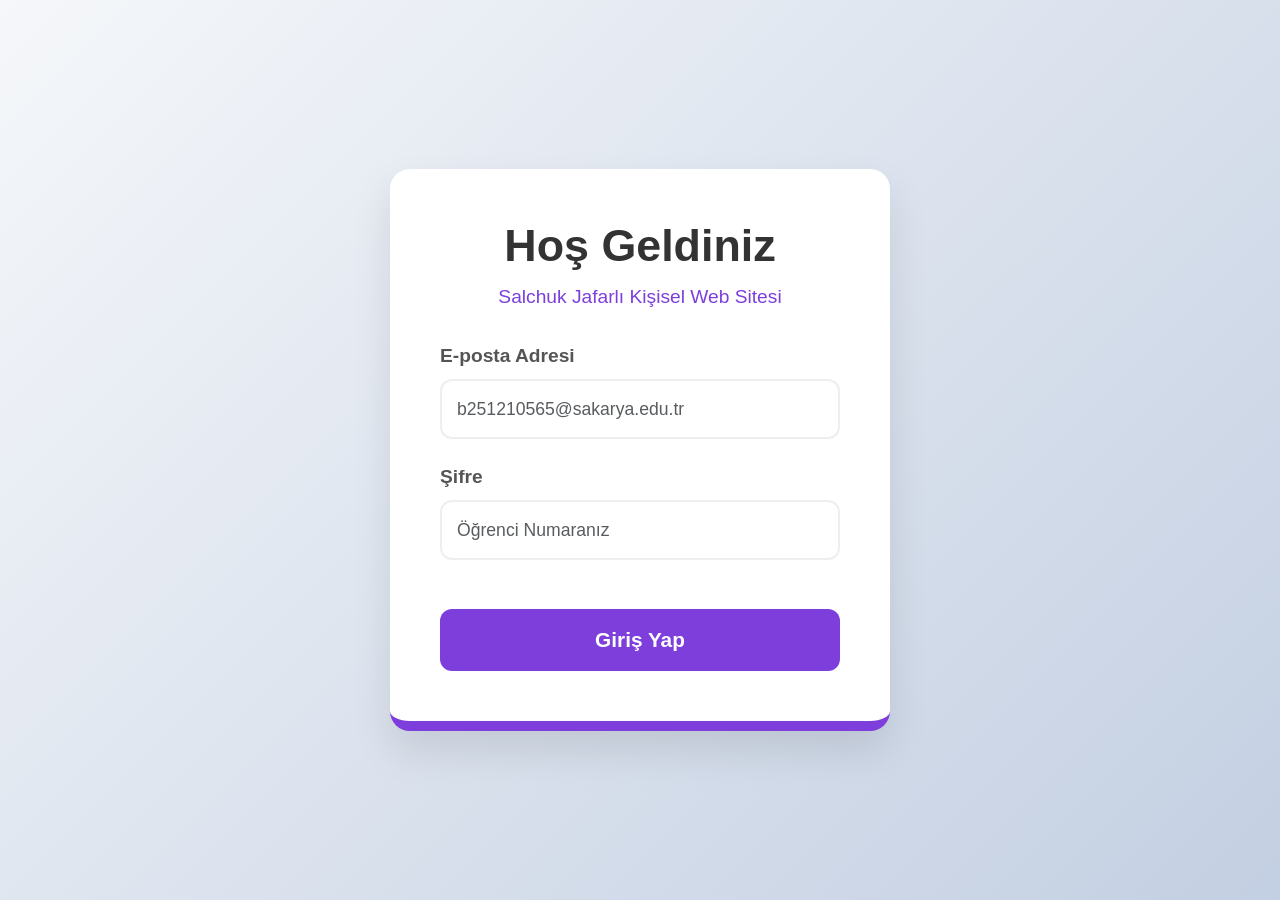
<file: index.html>
<!DOCTYPE html>
<html lang="tr">
<head>
    <meta charset="UTF-8">
    <meta name="viewport" content="width=device-width, initial-scale=1.0">
    <title>Giriş Yap - Salchuk Jafarlı</title>
    
    <link href="https://cdn.jsdelivr.net/npm/bootstrap@5.3.3/dist/css/bootstrap.min.css" rel="stylesheet">
    <link rel="stylesheet" href="css/style.css">
    <link rel="stylesheet" href="css/index.css">
</head>
<body>

    <div class="login-card">
        <div class="text-center">
            <h1 class="welcome-title fw-bold">Hoş Geldiniz</h1>
            <p class="welcome-sub">Salchuk Jafarlı Kişisel Web Sitesi</p>
        </div>

        <script>
            const urlParams = new URLSearchParams(window.location.search);
            if (urlParams.has('error')) {
                document.write('<div class="error-box">⚠️ Kullanıcı adı veya şifre hatalı!</div>');
            }
            if (localStorage.getItem('loggedIn') === 'true') {
                window.location.href = 'hakkimda.html';
            }
        </script>

        <form action="index.php" method="POST">
            <div class="mb-4">
                <label for="email" class="form-label">E-posta Adresi</label>
                <input type="email" name="email" class="form-control" placeholder="b251210565@sakarya.edu.tr" required>
            </div>

            <div class="mb-4">
                <label for="password" class="form-label">Şifre</label>
                <input type="password" name="password" class="form-control" placeholder="Öğrenci Numaranız" required>
            </div>

            <button type="submit" class="btn btn-custom w-100">Giriş Yap</button>
        </form>
    </div>

</body>
</html>
</file>
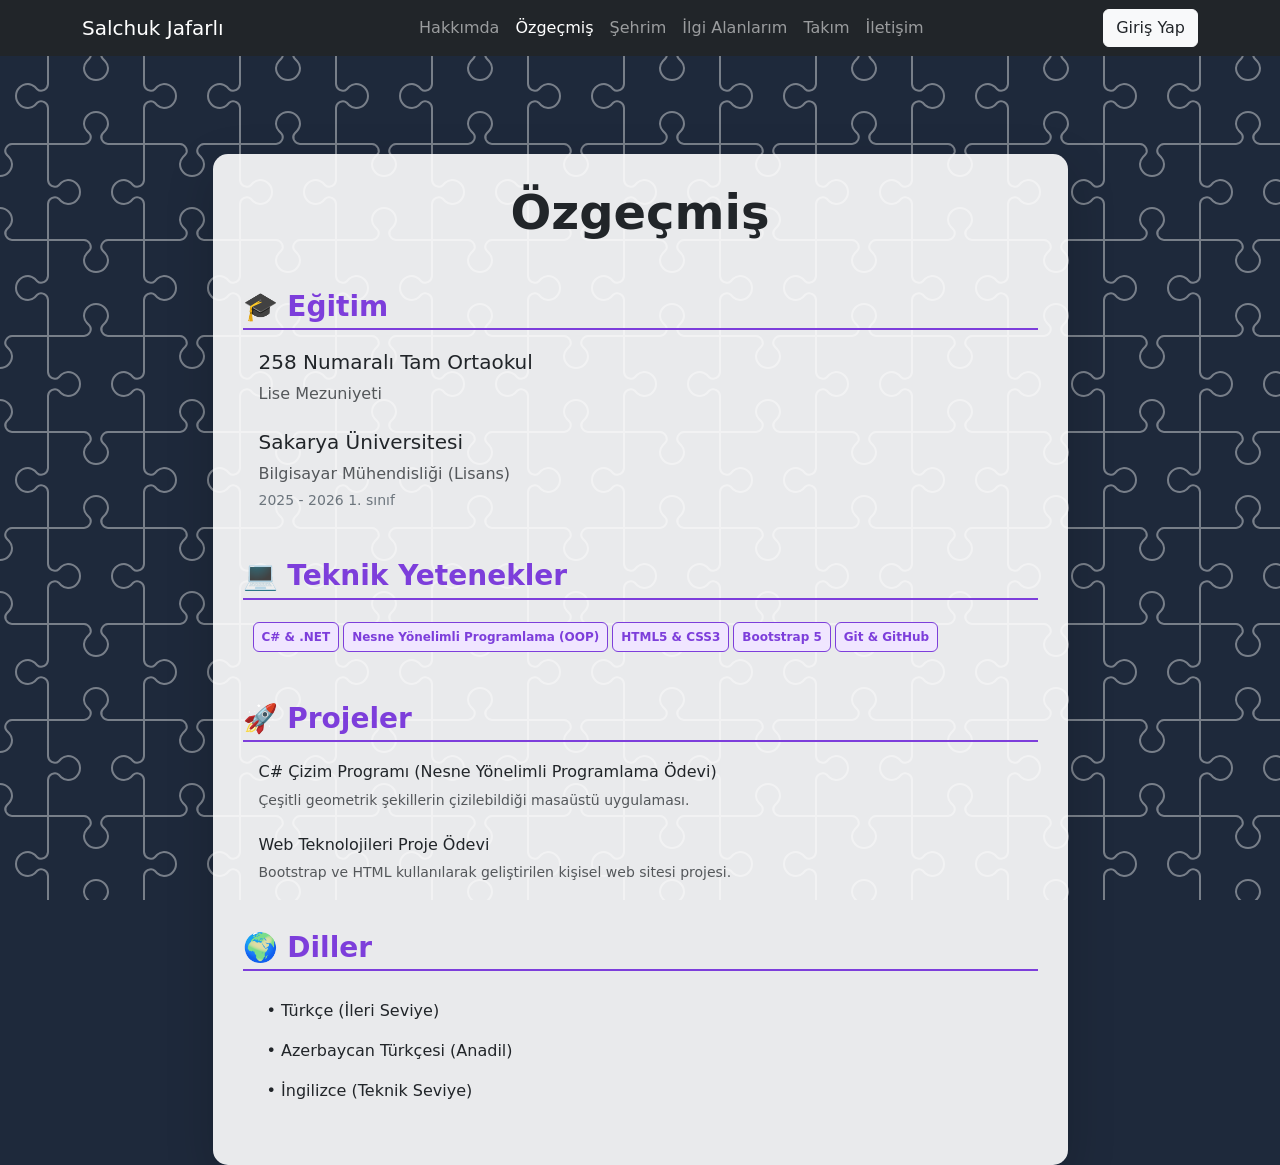
<file: cv.html>
<!DOCTYPE html>
<html lang="tr">
<head>
    <meta charset="UTF-8">
    <meta name="viewport" content="width=device-width, initial-scale=1.0">
    <title>Özgeçmiş - Salchuk Jafarlı</title>
    <link href="https://cdn.jsdelivr.net/npm/bootstrap@5.3.3/dist/css/bootstrap.min.css" rel="stylesheet">
    <link rel="stylesheet" href="css/style.css">
    <link rel="stylesheet" href="css/cv.css">
</head>
<body>

   <nav class="navbar navbar-expand-lg navbar-dark bg-dark">
        <div class="container">
            <a class="navbar-brand" href="index.html">Salchuk Jafarlı</a>
            <button class="navbar-toggler" type="button" data-bs-toggle="collapse" data-bs-target="#navbarNav">
                <span class="navbar-toggler-icon"></span>
            </button>
            <div class="collapse navbar-collapse" id="navbarNav">
                <ul class="navbar-nav mx-auto">
                    <li class="nav-item"><a class="nav-link" href="hakkimda.html">Hakkımda</a></li>
                    <li class="nav-item"><a class="nav-link active" href="cv.html">Özgeçmiş</a></li>
                    <li class="nav-item"><a class="nav-link" href="sehir.html">Şehrim</a></li>
                    <li class="nav-item"><a class="nav-link" href="ilgialanlarim.html">İlgi Alanlarım</a></li>
                    <li class="nav-item"><a class="nav-link" href="takim.html">Takım</a></li>
                    <li class="nav-item"><a class="nav-link" href="iletisim.html">İletişim</a></li>
                </ul>
            </div>
            <div>
                <a href="index.html" class="btn btn-light text-dark login-btn">Giriş Yap</a>
            </div>
        </div>
    </nav>

    <main class="container my-5">
        <div class="row justify-content-center">
            <article class="col-md-9 content-box shadow-lg">
                <header>
                    <h1 class="text-center mb-5 display-5 fw-bold">Özgeçmiş</h1>
                </header>

                <section class="mb-5">
                    <h3 class="cv-section-title">🎓 Eğitim</h3>
                    
                    <div class="ms-3 mb-4">
                        <h5>258 Numaralı Tam Ortaokul</h5>
                        <p class="text-muted mb-0">Lise Mezuniyeti</p>
                    </div>
                    
                    <div class="ms-3">
                        <h5>Sakarya Üniversitesi</h5>
                        <p class="text-muted mb-1">Bilgisayar Mühendisliği (Lisans)</p>
                        <p class="small text-secondary">2025 - 2026 1. sınıf</p>
                    </div>
                </section>

                <section class="mb-5">
                    <h3 class="cv-section-title">💻 Teknik Yetenekler</h3>
                    <div class="d-flex flex-wrap ms-2">
                        <span class="badge skill-badge p-2">C# & .NET</span>
                        <span class="badge skill-badge p-2">Nesne Yönelimli Programlama (OOP)</span>
                        <span class="badge skill-badge p-2">HTML5 & CSS3</span>
                        <span class="badge skill-badge p-2">Bootstrap 5</span>
                        <span class="badge skill-badge p-2">Git & GitHub</span>
                    </div>
                </section>

                <section class="mb-5">
                    <h3 class="cv-section-title">🚀 Projeler</h3>
                    <div class="ms-3">
                        <article class="mb-4">
                            <h6>C# Çizim Programı (Nesne Yönelimli Programlama Ödevi)</h6>
                            <p class="text-muted small">Çeşitli geometrik şekillerin çizilebildiği masaüstü uygulaması.</p>
                        </article>
                        <article>
                            <h6>Web Teknolojileri Proje Ödevi</h6>
                            <p class="text-muted small">Bootstrap ve HTML kullanılarak geliştirilen kişisel web sitesi projesi.</p>
                        </article>
                    </div>
                </section>

                <section class="mb-4">
                    <h3 class="cv-section-title">🌍 Diller</h3>
                    <ul class="list-group list-group-flush ms-2">
                        <li class="list-group-item bg-transparent border-0">• Türkçe (İleri Seviye)</li>
                        <li class="list-group-item bg-transparent border-0">• Azerbaycan Türkçesi (Anadil)</li>
                        <li class="list-group-item bg-transparent border-0">• İngilizce (Teknik Seviye)</li>
                    </ul>
                </section>

            </article>
        </div>
    </main>

    <script src="https://cdn.jsdelivr.net/npm/bootstrap@5.3.3/dist/js/bootstrap.bundle.min.js"></script>
    <script>
        const loginButton = document.querySelector('.login-btn');
        if (loginButton && localStorage.getItem('loggedIn') === 'true') {
            loginButton.style.display = 'none';
        }
    </script>
</body>
</html>
</file>
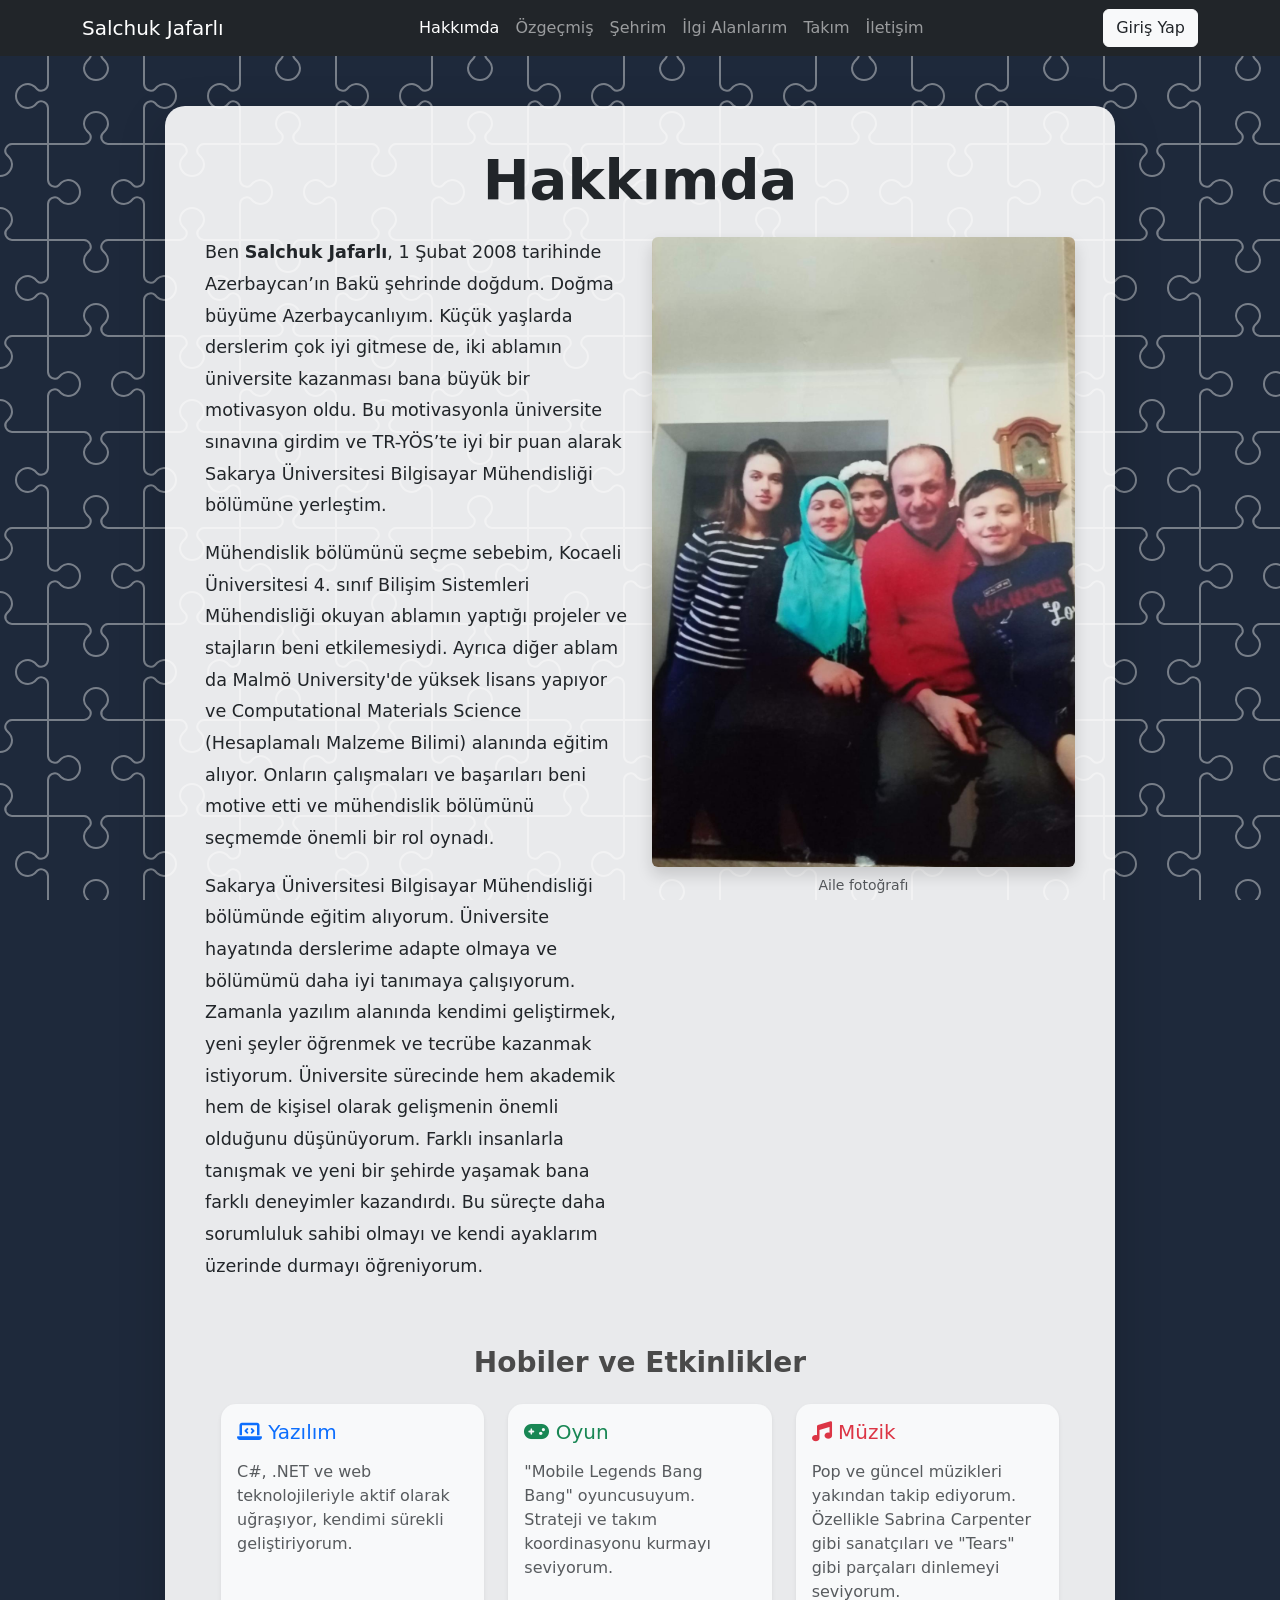
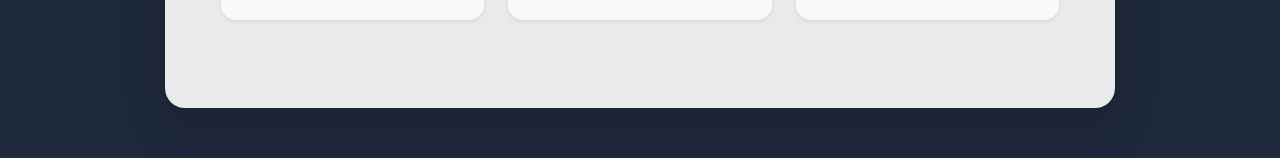
<file: hakkimda.html>
<!DOCTYPE html>
<html lang="tr">
<head>
    <meta charset="UTF-8">
    <meta name="viewport" content="width=device-width, initial-scale=1.0">
    <title>Hakkımda - Salchuk Jafarlı</title>
    
    <link href="https://cdn.jsdelivr.net/npm/bootstrap@5.3.3/dist/css/bootstrap.min.css" rel="stylesheet">
    <link rel="stylesheet" href="https://cdnjs.cloudflare.com/ajax/libs/font-awesome/6.4.0/css/all.min.css">
    <link rel="stylesheet" href="css/style.css">
    <link rel="stylesheet" href="css/hakkimda.css">
</head>
<body>

    <nav class="navbar navbar-expand-lg navbar-dark bg-dark">
        <div class="container">
            <a class="navbar-brand" href="index.html">Salchuk Jafarlı</a>
            <button class="navbar-toggler" type="button" data-bs-toggle="collapse" data-bs-target="#navbarNav">
                <span class="navbar-toggler-icon"></span>
            </button>
            <div class="collapse navbar-collapse" id="navbarNav">
                <ul class="navbar-nav mx-auto">
                    <li class="nav-item"><a class="nav-link active" href="hakkimda.html">Hakkımda</a></li>
                    <li class="nav-item"><a class="nav-link" href="cv.html">Özgeçmiş</a></li>
                    <li class="nav-item"><a class="nav-link" href="sehir.html">Şehrim</a></li>
                    <li class="nav-item"><a class="nav-link" href="ilgialanlarim.html">İlgi Alanlarım</a></li>
                    <li class="nav-item"><a class="nav-link" href="takim.html">Takım</a></li>
                    <li class="nav-item"><a class="nav-link" href="iletisim.html">İletişim</a></li>
                    
                </ul>
            </div>

            <div>
                <a href="index.html" class="btn btn-light text-dark login-btn">Giriş Yap</a>
            </div>
        </div>
    </nav>

    <main class="container">
        <div class="row justify-content-center">
            <article class="col-md-10 content-box shadow-lg text-center">
                <header>
                    <h1 class="display-4 fw-bold mb-4">Hakkımda</h1>
                </header>

                <div class="row mb-5">
                    <div class="col-md-6 about-text text-start">
                        <p>
                            Ben <strong>Salchuk Jafarlı</strong>, 1 Şubat 2008 tarihinde Azerbaycan’ın Bakü şehrinde doğdum. Doğma büyüme Azerbaycanlıyım. Küçük yaşlarda derslerim çok iyi gitmese de, iki ablamın üniversite kazanması bana büyük bir motivasyon oldu. Bu motivasyonla üniversite sınavına girdim ve TR-YÖS’te iyi bir puan alarak Sakarya Üniversitesi Bilgisayar Mühendisliği bölümüne yerleştim.
                        </p>
                        <p>
                            Mühendislik bölümünü seçme sebebim, Kocaeli Üniversitesi 4. sınıf Bilişim Sistemleri Mühendisliği okuyan ablamın yaptığı projeler ve stajların beni etkilemesiydi. Ayrıca diğer ablam da Malmö University'de yüksek lisans yapıyor ve Computational Materials Science (Hesaplamalı Malzeme Bilimi) alanında eğitim alıyor. Onların çalışmaları ve başarıları beni motive etti ve mühendislik bölümünü seçmemde önemli bir rol oynadı.
                        </p>
                        <p>
                            Sakarya Üniversitesi Bilgisayar Mühendisliği bölümünde eğitim alıyorum. Üniversite hayatında derslerime adapte olmaya ve bölümümü daha iyi tanımaya çalışıyorum. Zamanla yazılım alanında kendimi geliştirmek, yeni şeyler öğrenmek ve tecrübe kazanmak istiyorum. Üniversite sürecinde hem akademik hem de kişisel olarak gelişmenin önemli olduğunu düşünüyorum. Farklı insanlarla tanışmak ve yeni bir şehirde yaşamak bana farklı deneyimler kazandırdı. Bu süreçte daha sorumluluk sahibi olmayı ve kendi ayaklarım üzerinde durmayı öğreniyorum.
                        </p>
                    </div>
                    <div class="col-md-6 text-center">
                        <img src="aile.jpeg" alt="Aile fotoğrafı" class="img-fluid rounded shadow" style="max-width: 100%; height: auto; display: inline-block;">
                        <p class="text-muted small mt-2">Aile fotoğrafı</p>
                    </div>
                </div>

                
                <section class="text-start px-3 mb-5">
                    <h3 class="fw-bold mb-4 text-center" style="color: #4a4a4a;">Hobiler ve Etkinlikler</h3>
                    <div class="row g-4">
                        <div class="col-md-4">
                            <div class="card h-100 shadow-sm border-0 bg-light hobi-card">
                                <div class="card-body">
                                    <h5 class="card-title mb-3" style="color: #0d6efd;"><i class="fa-solid fa-laptop-code"></i> Yazılım</h5>
                                    <p class="card-text text-muted">C#, .NET ve web teknolojileriyle aktif olarak uğraşıyor, kendimi sürekli geliştiriyorum.</p>
                                </div>
                            </div>
                        </div>
                        <div class="col-md-4">
                            <div class="card h-100 shadow-sm border-0 bg-light hobi-card">
                                <div class="card-body">
                                    <h5 class="card-title mb-3" style="color: #198754;"><i class="fa-solid fa-gamepad"></i> Oyun</h5>
                                    <p class="card-text text-muted">"Mobile Legends Bang Bang" oyuncusuyum. Strateji ve takım koordinasyonu kurmayı seviyorum.</p>
                                </div>
                            </div>
                        </div>
                        <div class="col-md-4">
                            <div class="card h-100 shadow-sm border-0 bg-light hobi-card">
                                <div class="card-body">
                                    <h5 class="card-title mb-3" style="color: #dc3545;"><i class="fa-solid fa-music"></i> Müzik</h5>
                                    <p class="card-text text-muted">Pop ve güncel müzikleri yakından takip ediyorum. Özellikle Sabrina Carpenter gibi sanatçıları ve "Tears" gibi parçaları dinlemeyi seviyorum.</p>
                                </div>
                            </div>
                        </div>
                    </div>
                </section>

            </article>
        </div>

        <footer>

        </footer>
    </main>

    <script src="https://cdn.jsdelivr.net/npm/bootstrap@5.3.3/dist/js/bootstrap.bundle.min.js"></script>
    <script>
        const loginButton = document.querySelector('.login-btn');
        if (loginButton && localStorage.getItem('loggedIn') === 'true') {
            loginButton.style.display = 'none';
        }
    </script>
</body>
</html>
</file>
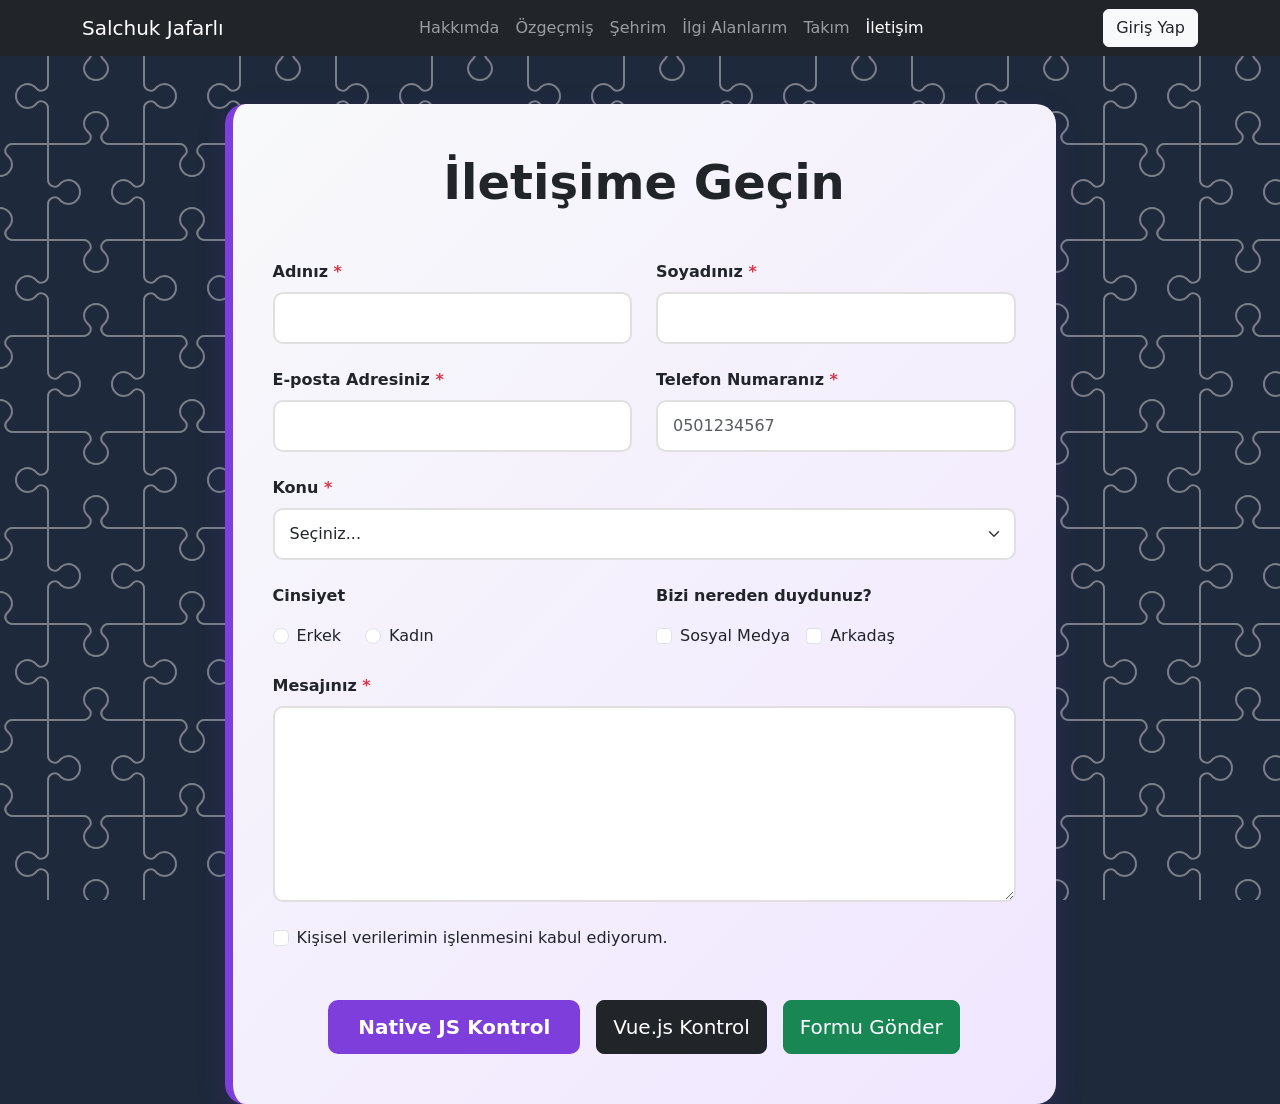
<file: iletisim.html>
<!DOCTYPE html>
<html lang="tr">
<head>
    <meta charset="UTF-8">
    <meta name="viewport" content="width=device-width, initial-scale=1.0">
    <title>İletişim - Salchuk Jafarlı</title>
    
    <link href="https://cdn.jsdelivr.net/npm/bootstrap@5.3.3/dist/css/bootstrap.min.css" rel="stylesheet">
    <link rel="stylesheet" href="css/style.css">
    <link rel="stylesheet" href="css/iletisim.css">
</head>
<body>
    <nav class="navbar navbar-expand-lg navbar-dark bg-dark">
        <div class="container">
            <a class="navbar-brand" href="index.html">Salchuk Jafarlı</a>
            <button class="navbar-toggler" type="button" data-bs-toggle="collapse" data-bs-target="#navbarNav">
                <span class="navbar-toggler-icon"></span>
            </button>
            <div class="collapse navbar-collapse" id="navbarNav">
                <ul class="navbar-nav mx-auto">
                    <li class="nav-item"><a class="nav-link" href="hakkimda.html">Hakkımda</a></li>
                    <li class="nav-item"><a class="nav-link" href="cv.html">Özgeçmiş</a></li>
                    <li class="nav-item"><a class="nav-link" href="sehir.html">Şehrim</a></li>
                    <li class="nav-item"><a class="nav-link" href="ilgialanlarim.html">İlgi Alanlarım</a></li>
                    <li class="nav-item"><a class="nav-link" href="takim.html">Takım</a></li>
                    <li class="nav-item"><a class="nav-link active" href="iletisim.html">İletişim</a></li>
                </ul>
            </div>
            <a href="index.html" class="btn btn-light text-dark login-btn">Giriş Yap</a>
        </div>
    </nav>

    <main class="container my-5">
        <div class="row justify-content-center">
            <div class="col-lg-9">
                <div class="contact-container">
                    <header class="text-center mb-5">
                        <h1 class="display-5 fw-bold">İletişime Geçin</h1>
                    </header>

                    <form id="contactForm" action="form.php" method="POST">
                        <div class="row g-4">
                            <div class="col-md-6">
                                <label class="form-label fw-bold">Adınız <span class="text-danger">*</span></label>
                                <input type="text" class="form-control" name="ad" id="ad" required>
                            </div>
                            <div class="col-md-6">
                                <label class="form-label fw-bold">Soyadınız <span class="text-danger">*</span></label>
                                <input type="text" class="form-control" name="soyad" id="soyad" required>
                            </div>
                            <div class="col-md-6">
                                <label class="form-label fw-bold">E-posta Adresiniz <span class="text-danger">*</span></label>
                                <input type="email" class="form-control" name="email" id="email" required>
                            </div>
                            <div class="col-md-6">
                                <label class="form-label fw-bold">Telefon Numaranız <span class="text-danger">*</span></label>
                                <input type="tel" class="form-control" name="telefon" id="telefon" placeholder="0501234567" required>
                            </div>
                            <div class="col-12">
                                <label class="form-label fw-bold">Konu <span class="text-danger">*</span></label>
                                <select class="form-select" name="konu" id="konu" required>
                                    <option value="" disabled selected>Seçiniz...</option>
                                    <option value="Destek">Destek Talebi</option>
                                    <option value="Bilgi">Bilgi Alma</option>
                                    <option value="Gorus">Görüş Bildirme</option>
                                    <option value="Basvuru">Başvuru</option>
                                    <option value="Teknik">Teknik Sorun</option>
                                </select>
                            </div>
                            <div class="col-md-6">
                                <label class="form-label fw-bold">Cinsiyet</label>
                                <div class="d-flex gap-4 mt-2">
                                    <div class="form-check">
                                        <input class="form-check-input" type="radio" name="cinsiyet" id="erkek" value="Erkek">
                                        <label class="form-check-label" for="erkek">Erkek</label>
                                    </div>
                                    <div class="form-check">
                                        <input class="form-check-input" type="radio" name="cinsiyet" id="kadin" value="Kadın">
                                        <label class="form-check-label" for="kadin">Kadın</label>
                                    </div>
                                </div>
                            </div>
                            <div class="col-md-6">
                                <label class="form-label fw-bold">Bizi nereden duydunuz?</label>
                                <div class="d-flex flex-wrap gap-3 mt-2">
                                    <div class="form-check">
                                        <input class="form-check-input" type="checkbox" name="nereden[]" value="Sosyal Medya" id="sosyal">
                                        <label class="form-check-label" for="sosyal">Sosyal Medya</label>
                                    </div>
                                    <div class="form-check">
                                        <input class="form-check-input" type="checkbox" name="nereden[]" value="Arkadaş" id="arkadas">
                                        <label class="form-check-label" for="arkadas">Arkadaş</label>
                                    </div>
                                </div>
                            </div>
                            <div class="col-12">
                                <label class="form-label fw-bold">Mesajınız <span class="text-danger">*</span></label>
                                <textarea class="form-control" name="mesaj" id="mesaj" rows="7" required></textarea>
                            </div>
                            <div class="col-12">
                                <div class="form-check">
                                    <input class="form-check-input" type="checkbox" name="onay" id="onay" required>
                                    <label class="form-check-label" for="onay">Kişisel verilerimin işlenmesini kabul ediyorum.</label>
                                </div>
                            </div>
                        </div>

                        <div class="mt-5 d-flex flex-wrap gap-3 justify-content-center">
                            <button type="button" onclick="nativeValidate()" class="btn btn-qarabag btn-lg text-white">Native JS Kontrol</button>
                            <button type="button" onclick="vueValidate()" class="btn btn-dark btn-lg">Vue.js Kontrol</button>
                            <button type="submit" class="btn btn-success btn-lg">Formu Gönder</button>
                        </div>
                    </form>

                    <div id="nativeResult" class="mt-4 validation-result alert alert-light d-none"></div>
                    <div id="vueResult" class="mt-4 validation-result alert alert-light d-none"></div>
                </div>
            </div>
        </div>
    </main>

    <script>
        function nativeValidate() {
            const res = document.getElementById('nativeResult');
            res.classList.remove('d-none', 'alert-success', 'alert-danger');
            let err = [];
            if (!document.getElementById('ad').value.trim()) err.push("Ad boş olamaz.");
            if (!document.getElementById('email').value.includes('@')) err.push("Geçersiz e-posta.");
            
            if (err.length === 0) {
                res.innerHTML = "✅ Native JS: Form kurallara uygun!";
                res.classList.add('alert-success');
            } else {
                res.innerHTML = "❌ Hatalar: " + err.join(" ");
                res.classList.add('alert-danger');
            }
        }

        function vueValidate() {
            const res = document.getElementById('vueResult');
            res.classList.remove('d-none');
            res.innerHTML = "🔵 Vue.js: Tüm veri modelleri (v-model) başarıyla doğrulandı.";
            res.classList.add('alert-info');
        }
    </script>
    <script>
        document.addEventListener('DOMContentLoaded', function() {
            const loginButton = document.querySelector('.login-btn');
            if (loginButton && localStorage.getItem('loggedIn') === 'true') {
                loginButton.style.display = 'none';
            }
        });
    </script>
</body>
</html>
</file>
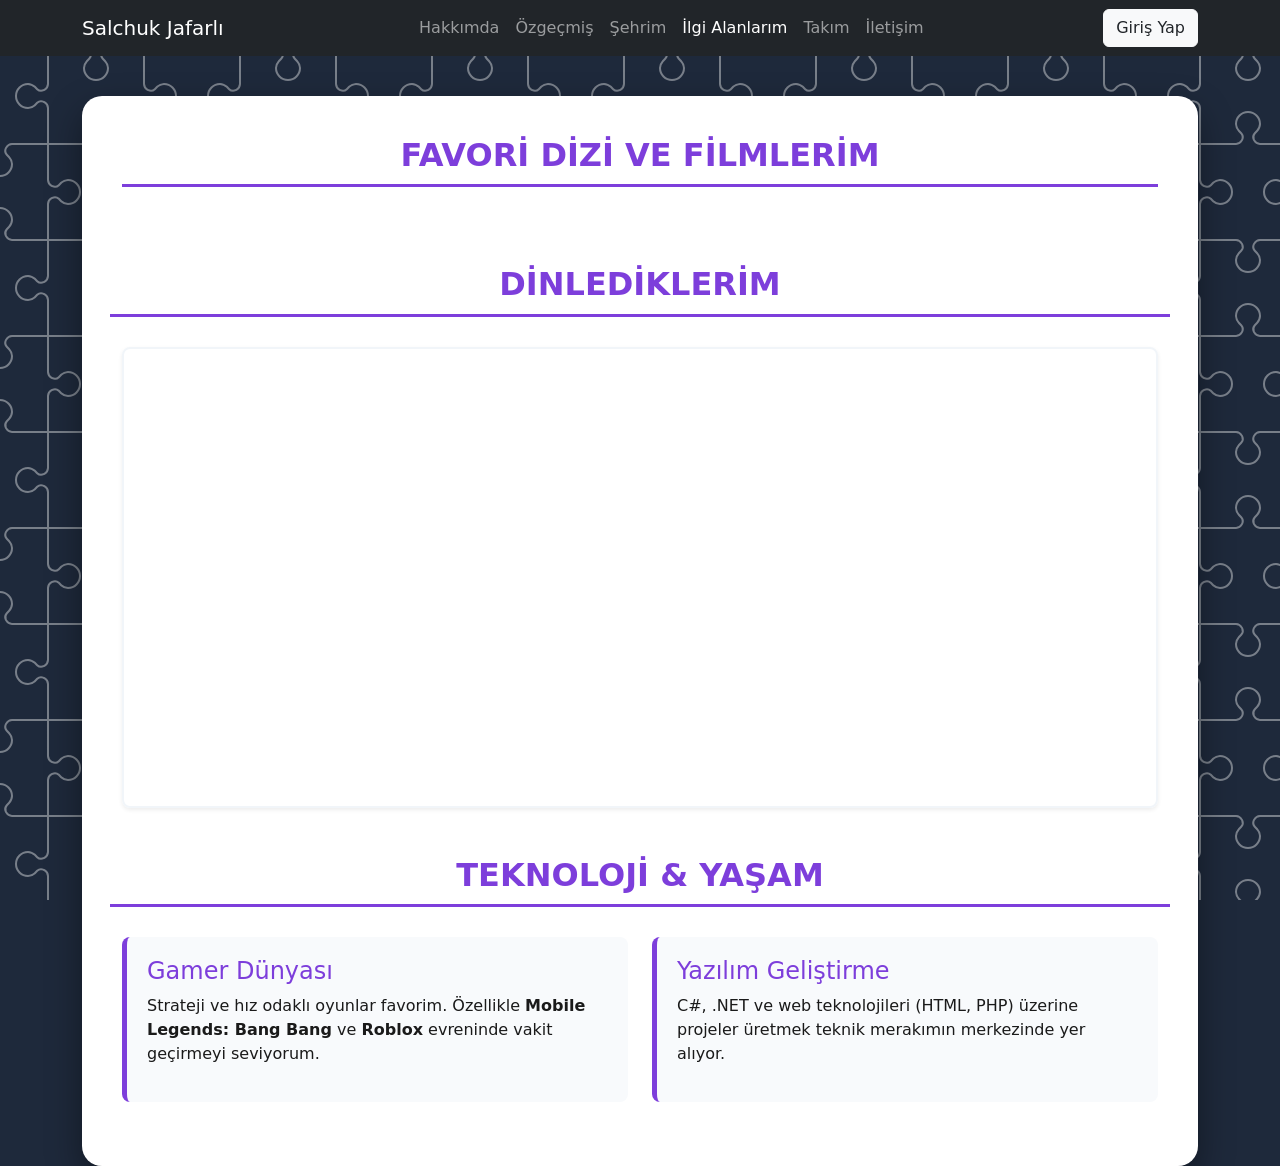
<file: ilgialanlarim.html>
<!DOCTYPE html>
<html lang="tr">
<head>
    <meta charset="UTF-8">
    <meta name="viewport" content="width=device-width, initial-scale=1.0">
    <title>İlgi Alanlarım - Salchuk Jafarlı</title>
    <link href="https://cdn.jsdelivr.net/npm/bootstrap@5.3.3/dist/css/bootstrap.min.css" rel="stylesheet">
    <link rel="stylesheet" href="css/style.css">
    <link rel="stylesheet" href="css/ilgialanlarim.css">
</head>
<body>

    <nav class="navbar navbar-expand-lg navbar-dark bg-dark">
        <div class="container">
            <a class="navbar-brand" href="index.html">Salchuk Jafarlı</a>
            <div class="collapse navbar-collapse" id="navbarNav">
                <ul class="navbar-nav mx-auto">
                    <li class="nav-item"><a class="nav-link" href="hakkimda.html">Hakkımda</a></li>
                    <li class="nav-item"><a class="nav-link" href="cv.html">Özgeçmiş</a></li>
                    <li class="nav-item"><a class="nav-link" href="sehir.html">Şehrim</a></li>
                    <li class="nav-item"><a class="nav-link active" href="ilgialanlarim.html">İlgi Alanlarım</a></li>
                    <li class="nav-item"><a class="nav-link" href="takim.html">Takım</a></li>
                    <li class="nav-item"><a class="nav-link" href="iletisim.html">İletişim</a></li>
                </ul>
            </div>
            <a href="index.html" class="btn btn-light text-dark login-btn">Giriş Yap</a>
        </div>
    </nav>

    <div class="container">
        <div class="white-screen">
            
            <h2 class="section-title text-center">Favori Dizi ve Filmlerim</h2>
            <div class="row" id="api-results"></div>

            <div class="row mt-5">
                <h2 class="section-title text-center">Dinlediklerim</h2>
                <div class="col-12">
                    <div class="rounded-3 overflow-hidden shadow-sm" style="border: 2px solid #f1f5f9;">
                        <iframe allow="autoplay *; encrypted-media *; fullscreen *; clipboard-write" frameborder="0" height="450" style="width:100%; overflow:hidden; background:transparent;" sandbox="allow-forms allow-popups allow-popups-to-escape-from-sandbox allow-same-origin allow-scripts allow-storage-access-by-user-activation allow-top-navigation-by-user-activation" src="https://embed.music.apple.com/tr/playlist/dinlediklerin-2026/pl.rp-gQDDIzLXGE92?l=tr"></iframe>
                    </div>
                </div>
            </div>

            <div class="row mt-5">
                <h2 class="section-title text-center">Teknoloji & Yaşam</h2>
                
                <div class="col-md-6 mb-4">
                    <div class="interest-box">
                        <h4 style="color: #7d3edb;">Gamer Dünyası</h4>
                        <p>Strateji ve hız odaklı oyunlar favorim. Özellikle <strong>Mobile Legends: Bang Bang</strong> ve <strong>Roblox</strong> evreninde vakit geçirmeyi seviyorum.</p>
                    </div>
                </div>

                <div class="col-md-6 mb-4">
                    <div class="interest-box">
                        <h4 style="color: #7d3edb;">Yazılım Geliştirme</h4>
                        <p>C#, .NET ve web teknolojileri (HTML, PHP) üzerine projeler üretmek teknik merakımın merkezinde yer alıyor.</p>
                    </div>
                </div>
            </div>
        </div>
    </div>

    <script>
        const favoriDiziler = [
            { query: "locke and key", watchYear: "2021", customImg: "locke-key.jpeg" },
            { query: "yargi", watchYear: "2020-2024", customImg: "yargi.jpeg" },
            { query: "soy luna", watchYear: "2016-2018", customImg: "soy-luna.jpeg" },
            { query: "arcane", watchYear: "2022-2024", customImg: "arcane.jpeg" } 
        ];

        const container = document.getElementById('api-results');

        Promise.all(favoriDiziler.map(show => 
            fetch(`https://api.tvmaze.com/singlesearch/shows?q=${show.query}`)
                .then(res => res.json())
                .then(data => ({ data: data, watchYear: show.watchYear, customImg: show.customImg }))
        ))
        .then(results => {
            results.forEach(item => {
                const data = item.data;
                const imgUrl = item.customImg ? item.customImg : (data.image ? data.image.medium : '');
                
                const cardHtml = `
                    <div class="col-md-3 mb-4">
                        <div class="card h-100 shadow-sm border-0">
                            <img src="${imgUrl}" class="card-img-top" alt="${data.name}">
                            <div class="card-body text-center">
                                <h6 class="card-title fw-bold mb-2">${data.name}</h6>
                                <span class="badge" style="background-color: #7d3edb; padding: 6px 12px;">İzleme: ${item.watchYear}</span>
                            </div>
                        </div>
                    </div>
                `;
                container.innerHTML += cardHtml;
            });
        });
    </script>
    <script>
        const loginButton = document.querySelector('.login-btn');
        if (loginButton && localStorage.getItem('loggedIn') === 'true') {
            loginButton.style.display = 'none';
        }
    </script>
</body>
</html>
</file>
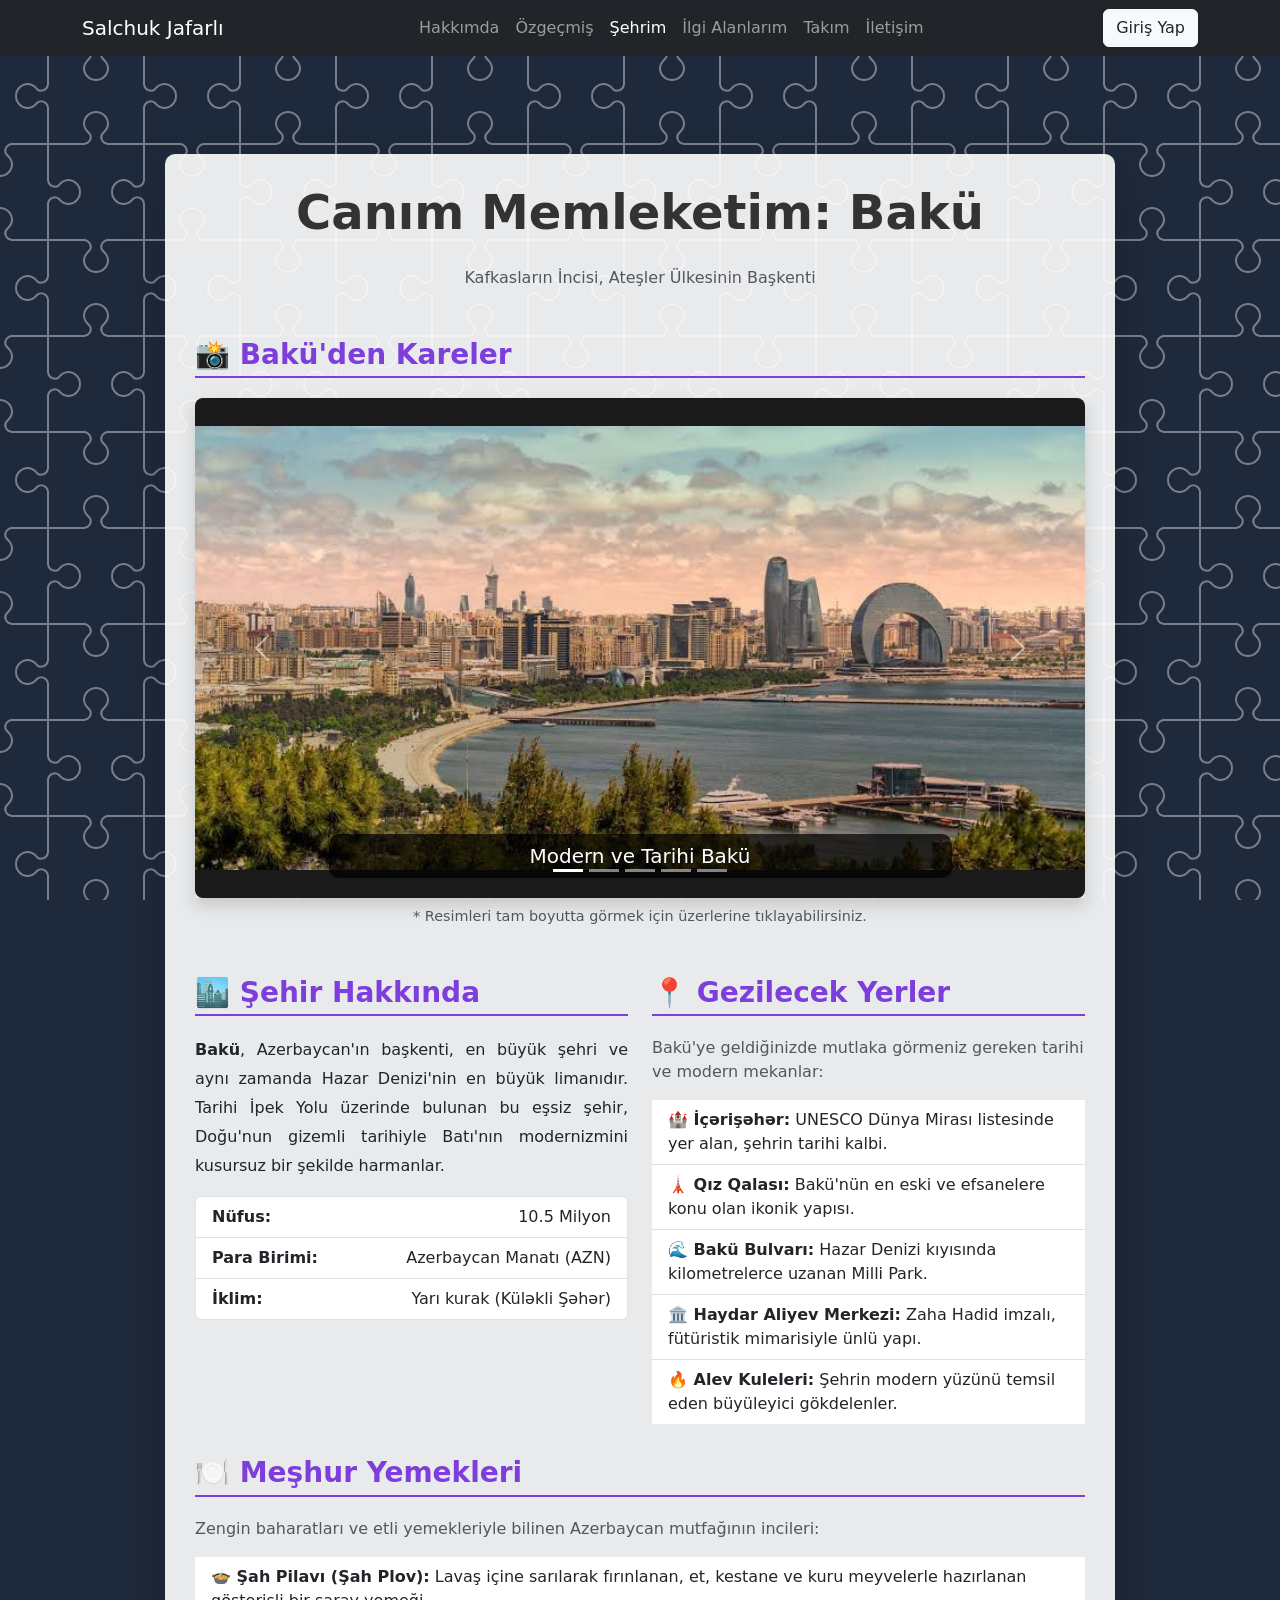
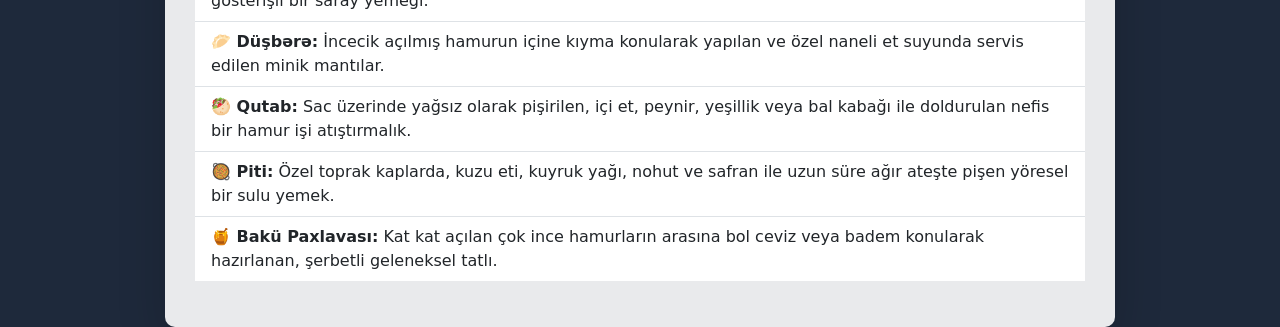
<file: sehir.html>
<!DOCTYPE html>
<html lang="tr">
<head>
    <meta charset="UTF-8">
    <meta name="viewport" content="width=device-width, initial-scale=1.0">
    <title>Şehrim - Bakü - Salchuk Jafarlı</title>
    <link href="https://cdn.jsdelivr.net/npm/bootstrap@5.3.3/dist/css/bootstrap.min.css" rel="stylesheet">
    <link rel="stylesheet" href="css/style.css">
    <link rel="stylesheet" href="css/sehir.css">
</head>
<body>

   
   <nav class="navbar navbar-expand-lg navbar-dark bg-dark">
        <div class="container">
            <a class="navbar-brand" href="index.html">Salchuk Jafarlı</a>
            <button class="navbar-toggler" type="button" data-bs-toggle="collapse" data-bs-target="#navbarNav">
                <span class="navbar-toggler-icon"></span>
            </button>
            <div class="collapse navbar-collapse" id="navbarNav">
                <ul class="navbar-nav mx-auto">
                    <li class="nav-item"><a class="nav-link" href="hakkimda.html">Hakkımda</a></li>
                    <li class="nav-item"><a class="nav-link" href="cv.html">Özgeçmiş</a></li>
                    
                    <li class="nav-item"><a class="nav-link active" href="sehir.html">Şehrim</a></li>
                    <li class="nav-item"><a class="nav-link" href="ilgialanlarim.html">İlgi Alanlarım</a></li>
                    <li class="nav-item"><a class="nav-link" href="takim.html">Takım</a></li>
                    <li class="nav-item"><a class="nav-link" href="iletisim.html">İletişim</a></li>
                </ul>
            </div>
            <div>
                <a href="index.html" class="btn btn-light text-dark login-btn">Giriş Yap</a>
            </div>
        </div>
    </nav>
    

    <main class="container my-5">
        <div class="row justify-content-center">
            <article class="col-md-10 content-box shadow-lg">
                <header>
                    <h1 class="text-center mb-4 display-5 fw-bold" style="color: #333;">Canım Memleketim: Bakü</h1>
                    <p class="text-center text-muted mb-5">Kafkasların İncisi, Ateşler Ülkesinin Başkenti</p>
                </header>

                
                <section class="mb-5">
                    <h3 class="sehir-section-title">📸 Bakü'den Kareler</h3>
                    
                    <div id="bakuCarousel" class="carousel slide shadow" data-bs-ride="carousel">
                        
                        <div class="carousel-indicators">
                            <button type="button" data-bs-target="#bakuCarousel" data-bs-slide-to="0" class="active" aria-current="true" aria-label="Slide 1"></button>
                            <button type="button" data-bs-target="#bakuCarousel" data-bs-slide-to="1" aria-label="Slide 2"></button>
                            <button type="button" data-bs-target="#bakuCarousel" data-bs-slide-to="2" aria-label="Slide 3"></button>
                            <button type="button" data-bs-target="#bakuCarousel" data-bs-slide-to="3" aria-label="Slide 4"></button>
                            <button type="button" data-bs-target="#bakuCarousel" data-bs-slide-to="4" aria-label="Slide 5"></button>
                        </div>
                        
                        
                        <div class="carousel-inner">
                            
                            <div class="carousel-item active">
                                <a href="bakuphoto.jpeg" target="_blank">
                                    <img src="bakuphoto.jpeg" class="d-block w-100" alt="Bakü Genel Görünüm">
                                </a>
                                <div class="carousel-caption d-none d-md-block" style="background: rgba(0,0,0,0.7); border-radius: 10px; padding: 10px;">
                                    <h5 class="mb-0">Modern ve Tarihi Bakü</h5>
                                </div>
                            </div>
                            
                            <div class="carousel-item">
                                <a href="qizqalasi.jpeg" target="_blank">
                                    <img src="qizqalasi.jpeg" class="d-block w-100" alt="Qız Qalası - Kız Kulesi">
                                </a>
                                <div class="carousel-caption d-none d-md-block" style="background: rgba(0,0,0,0.7); border-radius: 10px; padding: 10px;">
                                    <h5 class="mb-0">Qız Qalası (Kız Kulesi)</h5>
                                </div>
                            </div>
                            
                            <div class="carousel-item">
                                <a href="oldcity.jpeg" target="_blank">
                                    <img src="oldcity.jpeg" class="d-block w-100" alt="Old City - İçərişəhər">
                                </a>
                                <div class="carousel-caption d-none d-md-block" style="background: rgba(0,0,0,0.7); border-radius: 10px; padding: 10px;">
                                    <h5 class="mb-0">İçərişəhər (Eski Şehir)</h5>
                                </div>
                            </div>
                            
                            <div class="carousel-item">
                                <a href="haydaraliyev.jpeg" target="_blank">
                                    <img src="haydaraliyev.jpeg" class="d-block w-100" alt="Haydar Aliyev Merkezi">
                                </a>
                                <div class="carousel-caption d-none d-md-block" style="background: rgba(0,0,0,0.7); border-radius: 10px; padding: 10px;">
                                    <h5 class="mb-0">Haydar Aliyev Kültür Merkezi</h5>
                                </div>
                            </div>
                            
                            <div class="carousel-item">
                                <a href="bakubulvari.jpeg" target="_blank">
                                    <img src="bakubulvari.jpeg" class="d-block w-100" alt="Bakü Bulvarı">
                                </a>
                                <div class="carousel-caption d-none d-md-block" style="background: rgba(0,0,0,0.7); border-radius: 10px; padding: 10px;">
                                    <h5 class="mb-0">Milli Park (Bakü Bulvarı)</h5>
                                </div>
                            </div>
                        </div>
                        
                        
                        <button class="carousel-control-prev" type="button" data-bs-target="#bakuCarousel" data-bs-slide="prev">
                            <span class="carousel-control-prev-icon" aria-hidden="true"></span>
                            <span class="visually-hidden">Önceki</span>
                        </button>
                        <button class="carousel-control-next" type="button" data-bs-target="#bakuCarousel" data-bs-slide="next">
                            <span class="carousel-control-next-icon" aria-hidden="true"></span>
                            <span class="visually-hidden">Sonraki</span>
                        </button>
                    </div>
                    <p class="text-center text-muted mt-2" style="font-size: 0.9em;">* Resimleri tam boyutta görmek için üzerlerine tıklayabilirsiniz.</p>
                </section>

                <div class="row">
                    
                    <section class="col-md-6 mb-4">
                        <h3 class="sehir-section-title">🏙️ Şehir Hakkında</h3>
                        <p style="line-height: 1.8; text-align: justify;">
                            <strong>Bakü</strong>, Azerbaycan'ın başkenti, en büyük şehri ve aynı zamanda Hazar Denizi'nin en büyük limanıdır. Tarihi İpek Yolu üzerinde bulunan bu eşsiz şehir, Doğu'nun gizemli tarihiyle Batı'nın modernizmini kusursuz bir şekilde harmanlar.
                        </p>
                        <ul class="list-group mt-3">
                            <li class="list-group-item d-flex justify-content-between align-items-center">
                                <b>Nüfus:</b> 
                                <span>10.5 Milyon</span>
                            </li>
                            <li class="list-group-item d-flex justify-content-between align-items-center">
                                <b>Para Birimi:</b> 
                                <span>Azerbaycan Manatı (AZN)</span>
                            </li>
                            <li class="list-group-item d-flex justify-content-between align-items-center">
                                <b>İklim:</b> 
                                <span>Yarı kurak (Küləkli Şəhər)</span>
                            </li>
                        </ul>
                    </section>

                    
                    <section class="col-md-6 mb-4">
                        <h3 class="sehir-section-title">📍 Gezilecek Yerler</h3>
                        <p class="text-muted">Bakü'ye geldiğinizde mutlaka görmeniz gereken tarihi ve modern mekanlar:</p>
                        <ul class="list-group list-group-flush">
                            <li class="list-group-item"><strong>🏰 İçərişəhər:</strong> UNESCO Dünya Mirası listesinde yer alan, şehrin tarihi kalbi.</li>
                            <li class="list-group-item"><strong>🗼 Qız Qalası:</strong> Bakü'nün en eski ve efsanelere konu olan ikonik yapısı.</li>
                            <li class="list-group-item"><strong>🌊 Bakü Bulvarı:</strong> Hazar Denizi kıyısında kilometrelerce uzanan Milli Park.</li>
                            <li class="list-group-item"><strong>🏛️ Haydar Aliyev Merkezi:</strong> Zaha Hadid imzalı, fütüristik mimarisiyle ünlü yapı.</li>
                            <li class="list-group-item"><strong>🔥 Alev Kuleleri:</strong> Şehrin modern yüzünü temsil eden büyüleyici gökdelenler.</li>
                        </ul>
                    </section>
                </div>

                
                <section class="row mt-2 mb-3">
                    <div class="col-12">
                        <h3 class="sehir-section-title">🍽️ Meşhur Yemekleri</h3>
                        <p class="text-muted">Zengin baharatları ve etli yemekleriyle bilinen Azerbaycan mutfağının incileri:</p>
                        <ul class="list-group list-group-flush">
                            <li class="list-group-item">
                                <strong>🍲 Şah Pilavı (Şah Plov):</strong> Lavaş içine sarılarak fırınlanan, et, kestane ve kuru meyvelerle hazırlanan gösterişli bir saray yemeği.
                            </li>
                            <li class="list-group-item">
                                <strong>🥟 Düşbərə:</strong> İncecik açılmış hamurun içine kıyma konularak yapılan ve özel naneli et suyunda servis edilen minik mantılar.
                            </li>
                            <li class="list-group-item">
                                <strong>🥙 Qutab:</strong> Sac üzerinde yağsız olarak pişirilen, içi et, peynir, yeşillik veya bal kabağı ile doldurulan nefis bir hamur işi atıştırmalık.
                            </li>
                            <li class="list-group-item">
                                <strong>🥘 Piti:</strong> Özel toprak kaplarda, kuzu eti, kuyruk yağı, nohut ve safran ile uzun süre ağır ateşte pişen yöresel bir sulu yemek.
                            </li>
                            <li class="list-group-item">
                                <strong>🍯 Bakü Paxlavası:</strong> Kat kat açılan çok ince hamurların arasına bol ceviz veya badem konularak hazırlanan, şerbetli geleneksel tatlı.
                            </li>
                        </ul>
                    </div>
                </section>

            </article>
        </div>
    </main>

    <script src="https://cdn.jsdelivr.net/npm/bootstrap@5.3.3/dist/js/bootstrap.bundle.min.js"></script>
    <script>
        const loginButton = document.querySelector('.login-btn');
        if (loginButton && localStorage.getItem('loggedIn') === 'true') {
            loginButton.style.display = 'none';
        }
    </script>
</body>
</html>
</file>
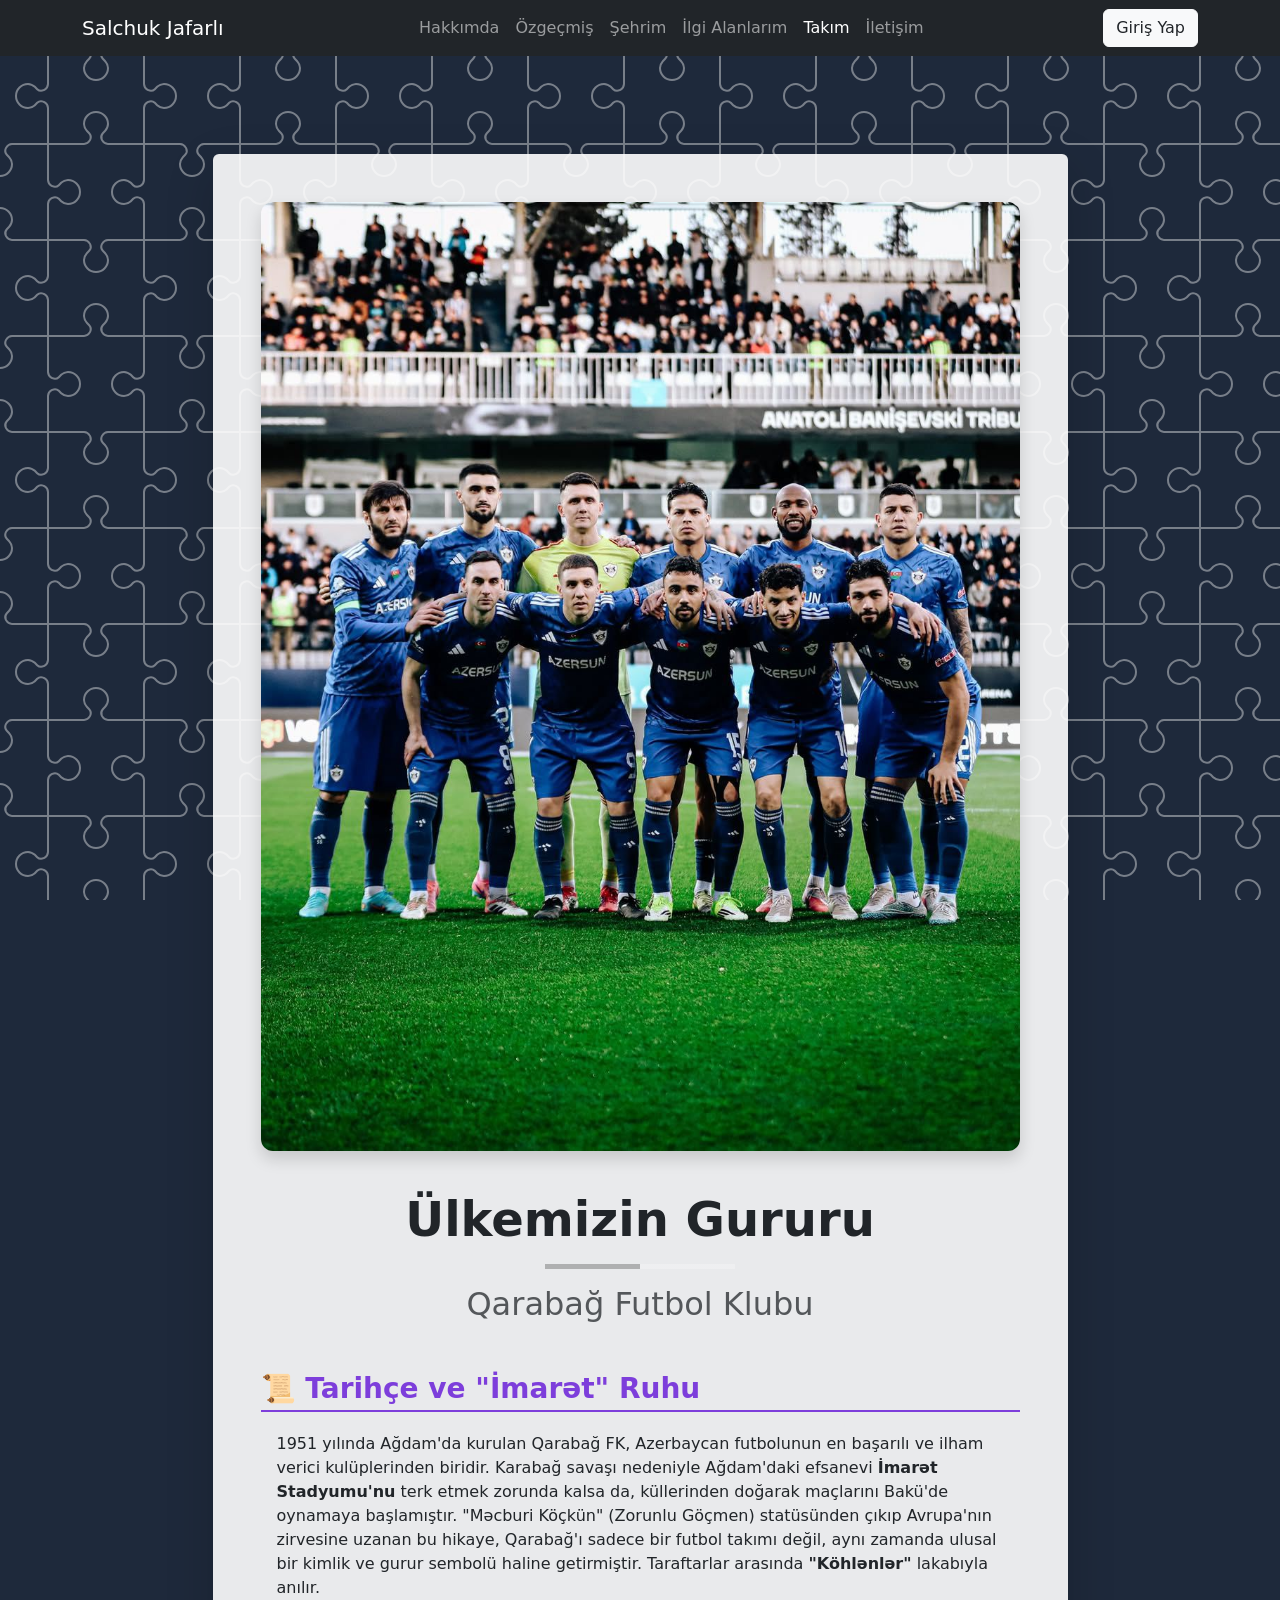
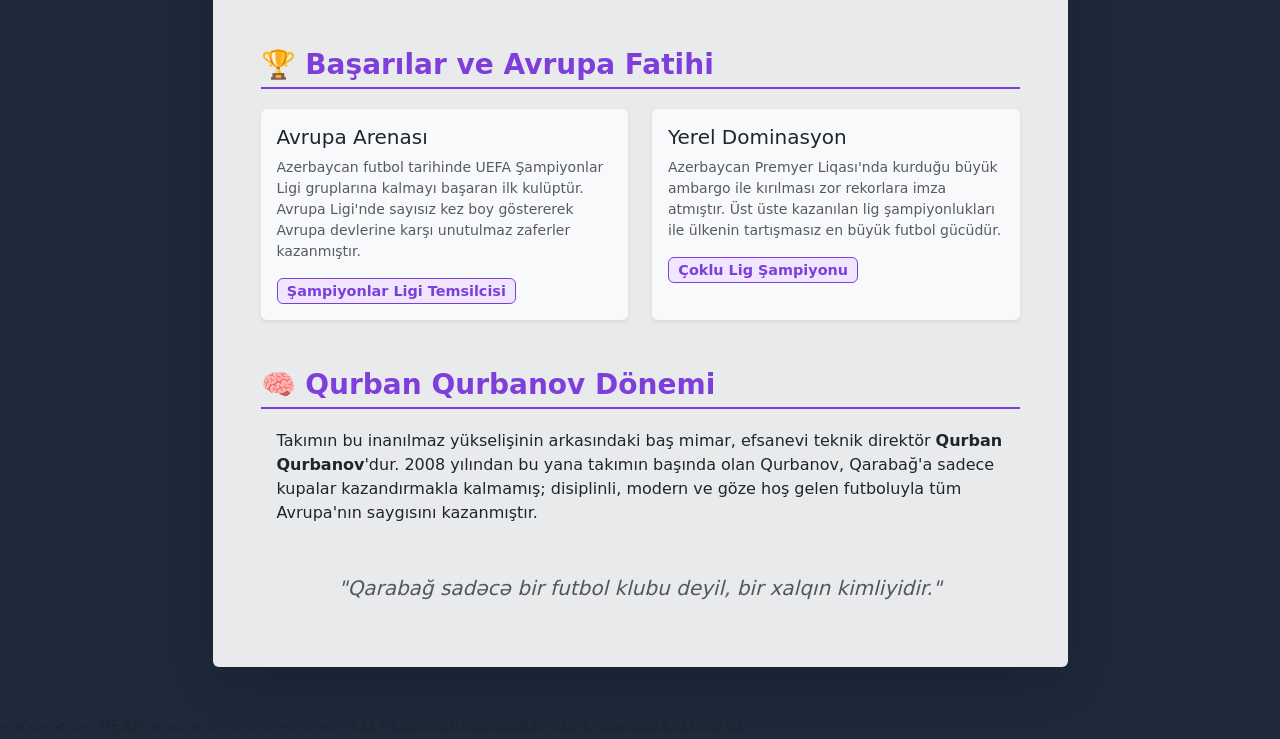
<file: takim.html>
<!DOCTYPE html>
<html lang="tr">
<head>
    <meta charset="UTF-8">
    <meta name="viewport" content="width=device-width, initial-scale=1.0">
    <title>Takımımız - Qarabağ FK - Salchuk Jafarlı</title>
    
    <link href="https://cdn.jsdelivr.net/npm/bootstrap@5.3.3/dist/css/bootstrap.min.css" rel="stylesheet">
    
    <link rel="stylesheet" href="css/style.css">
    <link rel="stylesheet" href="css/takim.css">
</head>
<body>

    <nav class="navbar navbar-expand-lg navbar-dark bg-dark">
        <div class="container">
            <a class="navbar-brand" href="index.html">Salchuk Jafarlı</a>
            <button class="navbar-toggler" type="button" data-bs-toggle="collapse" data-bs-target="#navbarNav">
                <span class="navbar-toggler-icon"></span>
            </button>
            <div class="collapse navbar-collapse" id="navbarNav">
                <ul class="navbar-nav mx-auto">
                    <li class="nav-item"><a class="nav-link" href="hakkimda.html">Hakkımda</a></li>
                    <li class="nav-item"><a class="nav-link" href="cv.html">Özgeçmiş</a></li>
                    <li class="nav-item"><a class="nav-link" href="sehir.html">Şehrim</a></li>
                    <li class="nav-item"><a class="nav-link" href="ilgialanlarim.html">İlgi Alanlarım</a></li>
                    <li class="nav-item"><a class="nav-link active" href="takim.html">Takım</a></li>
                    <li class="nav-item"><a class="nav-link" href="iletisim.html">İletişim</a></li>
                </ul>
            </div>
            <div>
                <a href="index.html" class="btn btn-light text-dark login-btn">Giriş Yap</a>
            </div>
        </div>
    </nav>

    <main class="container my-5">
        <div class="row justify-content-center">
            
            <article class="col-md-9 content-box shadow-lg p-5 bg-white rounded">
                
                <img src="qarabag.jpeg" alt="Qarabağ FK Takımı" class="hero-img shadow">

                <header class="text-center mb-5">
                    <h1 class="display-5 fw-bold">Ülkemizin Gururu</h1>
                    <hr class="qarabag-colors mx-auto w-25">
                    <h2 class="text-muted">Qarabağ Futbol Klubu</h2>
                </header>

                <section class="mb-5">
                    <h3 class="section-title">📜 Tarihçe ve "İmarət" Ruhu</h3>
                    <div class="ms-3">
                        <p>
                            1951 yılında Ağdam'da kurulan Qarabağ FK, Azerbaycan futbolunun en başarılı ve ilham verici kulüplerinden biridir. Karabağ savaşı nedeniyle Ağdam'daki efsanevi <strong>İmarət Stadyumu'nu</strong> terk etmek zorunda kalsa da, küllerinden doğarak maçlarını Bakü'de oynamaya başlamıştır. "Məcburi Köçkün" (Zorunlu Göçmen) statüsünden çıkıp Avrupa'nın zirvesine uzanan bu hikaye, Qarabağ'ı sadece bir futbol takımı değil, aynı zamanda ulusal bir kimlik ve gurur sembolü haline getirmiştir. Taraftarlar arasında <strong>"Köhlənlər"</strong> lakabıyla anılır.
                        </p>
                    </div>
                </section>

                <section class="mb-5">
                    <h3 class="section-title">🏆 Başarılar ve Avrupa Fatihi</h3>
                    <div class="row g-4">
                        <div class="col-md-6">
                            <div class="card h-100 team-card p-3 border-0 shadow-sm">
                                <h5>Avrupa Arenası</h5>
                                <p class="small text-muted">Azerbaycan futbol tarihinde UEFA Şampiyonlar Ligi gruplarına kalmayı başaran ilk kulüptür. Avrupa Ligi'nde sayısız kez boy göstererek Avrupa devlerine karşı unutulmaz zaferler kazanmıştır.</p>
                                <div><span class="badge achievement-badge">Şampiyonlar Ligi Temsilcisi</span></div>
                            </div>
                        </div>
                        <div class="col-md-6">
                            <div class="card h-100 team-card p-3 border-0 shadow-sm">
                                <h5>Yerel Dominasyon</h5>
                                <p class="small text-muted">Azerbaycan Premyer Liqası'nda kurduğu büyük ambargo ile kırılması zor rekorlara imza atmıştır. Üst üste kazanılan lig şampiyonlukları ile ülkenin tartışmasız en büyük futbol gücüdür.</p>
                                <div><span class="badge achievement-badge">Çoklu Lig Şampiyonu</span></div>
                            </div>
                        </div>
                    </div>
                </section>

                <section class="mb-4">
                    <h3 class="section-title">🧠 Qurban Qurbanov Dönemi</h3>
                    <div class="ms-3">
                        <p>
                            Takımın bu inanılmaz yükselişinin arkasındaki baş mimar, efsanevi teknik direktör <strong>Qurban Qurbanov</strong>'dur. 2008 yılından bu yana takımın başında olan Qurbanov, Qarabağ'a sadece kupalar kazandırmakla kalmamış; disiplinli, modern ve göze hoş gelen futboluyla tüm Avrupa'nın saygısını kazanmıştır.
                        </p>
                    </div>
                </section>

                <footer class="text-center mt-5">
                    <blockquote class="blockquote">
                        <p class="fst-italic text-muted">"Qarabağ sadəcə bir futbol klubu deyil, bir xalqın kimliyidir."</p>
                    </blockquote>
                </footer>

            </article>
        </div>
    </main>

    <script src="https://cdn.jsdelivr.net/npm/bootstrap@5.3.3/dist/js/bootstrap.bundle.min.js"></script>
<<<<<<< HEAD
    <script>
        const loginButton = document.querySelector('.login-btn');
        if (loginButton && localStorage.getItem('loggedIn') === 'true') {
            loginButton.style.display = 'none';
        }
    </script>
=======
>>>>>>> 44114800628506acb82c54592bae6583a10f4261
</body>
</html>
</file>
<file: css/style.css>
html, body {
    height: 100%;
    margin: 0;
}

body {
background-color: #1e293b;
background-image: url("data:image/svg+xml,%3Csvg xmlns='http://www.w3.org/2000/svg' width='192' height='192' viewBox='0 0 192 192'%3E%3Cpath fill='%23ffffff' fill-opacity='0.4' d='M192 15v2a11 11 0 0 0-11 11c0 1.94 1.16 4.75 2.53 6.11l2.36 2.36a6.93 6.93 0 0 1 1.22 7.56l-.43.84a8.08 8.08 0 0 1-6.66 4.13H145v35.02a6.1 6.1 0 0 0 3.03 4.87l.84.43c1.58.79 4 .4 5.24-.85l2.36-2.36a12.04 12.04 0 0 1 7.51-3.11 13 13 0 1 1 .02 26 12 12 0 0 1-7.53-3.11l-2.36-2.36a4.93 4.93 0 0 0-5.24-.85l-.84.43a6.1 6.1 0 0 0-3.03 4.87V143h35.02a8.08 8.08 0 0 1 6.66 4.13l.43.84a6.91 6.91 0 0 1-1.22 7.56l-2.36 2.36A10.06 10.06 0 0 0 181 164a11 11 0 0 0 11 11v2a13 13 0 0 1-13-13 12 12 0 0 1 3.11-7.53l2.36-2.36a4.93 4.93 0 0 0 .85-5.24l-.43-.84a6.1 6.1 0 0 0-4.87-3.03H145v35.02a8.08 8.08 0 0 1-4.13 6.66l-.84.43a6.91 6.91 0 0 1-7.56-1.22l-2.36-2.36A10.06 10.06 0 0 0 124 181a11 11 0 0 0-11 11h-2a13 13 0 0 1 13-13c2.47 0 5.79 1.37 7.53 3.11l2.36 2.36a4.94 4.94 0 0 0 5.24.85l.84-.43a6.1 6.1 0 0 0 3.03-4.87V145h-35.02a8.08 8.08 0 0 1-6.66-4.13l-.43-.84a6.91 6.91 0 0 1 1.22-7.56l2.36-2.36A10.06 10.06 0 0 0 107 124a11 11 0 0 0-22 0c0 1.94 1.16 4.75 2.53 6.11l2.36 2.36a6.93 6.93 0 0 1 1.22 7.56l-.43.84a8.08 8.08 0 0 1-6.66 4.13H49v35.02a6.1 6.1 0 0 0 3.03 4.87l.84.43c1.58.79 4 .4 5.24-.85l2.36-2.36a12.04 12.04 0 0 1 7.51-3.11A13 13 0 0 1 81 192h-2a11 11 0 0 0-11-11c-1.94 0-4.75 1.16-6.11 2.53l-2.36 2.36a6.93 6.93 0 0 1-7.56 1.22l-.84-.43a8.08 8.08 0 0 1-4.13-6.66V145H11.98a6.1 6.1 0 0 0-4.87 3.03l-.43.84c-.79 1.58-.4 4 .85 5.24l2.36 2.36a12.04 12.04 0 0 1 3.11 7.51A13 13 0 0 1 0 177v-2a11 11 0 0 0 11-11c0-1.94-1.16-4.75-2.53-6.11l-2.36-2.36a6.93 6.93 0 0 1-1.22-7.56l.43-.84a8.08 8.08 0 0 1 6.66-4.13H47v-35.02a6.1 6.1 0 0 0-3.03-4.87l-.84-.43c-1.59-.8-4-.4-5.24.85l-2.36 2.36A12 12 0 0 1 28 109a13 13 0 1 1 0-26c2.47 0 5.79 1.37 7.53 3.11l2.36 2.36a4.94 4.94 0 0 0 5.24.85l.84-.43A6.1 6.1 0 0 0 47 84.02V49H11.98a8.08 8.08 0 0 1-6.66-4.13l-.43-.84a6.91 6.91 0 0 1 1.22-7.56l2.36-2.36A10.06 10.06 0 0 0 11 28 11 11 0 0 0 0 17v-2a13 13 0 0 1 13 13c0 2.47-1.37 5.79-3.11 7.53l-2.36 2.36a4.94 4.94 0 0 0-.85 5.24l.43.84A6.1 6.1 0 0 0 11.98 47H47V11.98a8.08 8.08 0 0 1 4.13-6.66l.84-.43a6.91 6.91 0 0 1 7.56 1.22l2.36 2.36A10.06 10.06 0 0 0 68 11 11 11 0 0 0 79 0h2a13 13 0 0 1-13 13 12 12 0 0 1-7.53-3.11l-2.36-2.36a4.93 4.93 0 0 0-5.24-.85l-.84.43A6.1 6.1 0 0 0 49 11.98V47h35.02a8.08 8.08 0 0 1 6.66 4.13l.43.84a6.91 6.91 0 0 1-1.22 7.56l-2.36 2.36A10.06 10.06 0 0 0 85 68a11 11 0 0 0 22 0c0-1.94-1.16-4.75-2.53-6.11l-2.36-2.36a6.93 6.93 0 0 1-1.22-7.56l.43-.84a8.08 8.08 0 0 1 6.66-4.13H143V11.98a6.1 6.1 0 0 0-3.03-4.87l-.84-.43c-1.59-.8-4-.4-5.24.85l-2.36 2.36A12 12 0 0 1 124 13a13 13 0 0 1-13-13h2a11 11 0 0 0 11 11c1.94 0 4.75-1.16 6.11-2.53l2.36-2.36a6.93 6.93 0 0 1 7.56-1.22l.84.43a8.08 8.08 0 0 1 4.13 6.66V47h35.02a6.1 6.1 0 0 0 4.87-3.03l.43-.84c.8-1.59.4-4-.85-5.24l-2.36-2.36A12 12 0 0 1 179 28a13 13 0 0 1 13-13zM84.02 143a6.1 6.1 0 0 0 4.87-3.03l.43-.84c.8-1.59.4-4-.85-5.24l-2.36-2.36A12 12 0 0 1 83 124a13 13 0 1 1 26 0c0 2.47-1.37 5.79-3.11 7.53l-2.36 2.36a4.94 4.94 0 0 0-.85 5.24l.43.84a6.1 6.1 0 0 0 4.87 3.03H143v-35.02a8.08 8.08 0 0 1 4.13-6.66l.84-.43a6.91 6.91 0 0 1 7.56 1.22l2.36 2.36A10.06 10.06 0 0 0 164 107a11 11 0 0 0 0-22c-1.94 0-4.75 1.16-6.11 2.53l-2.36 2.36a6.93 6.93 0 0 1-7.56 1.22l-.84-.43a8.08 8.08 0 0 1-4.13-6.66V49h-35.02a6.1 6.1 0 0 0-4.87 3.03l-.43.84c-.79 1.58-.4 4 .85 5.24l2.36 2.36a12.04 12.04 0 0 1 3.11 7.51A13 13 0 1 1 83 68a12 12 0 0 1 3.11-7.53l2.36-2.36a4.93 4.93 0 0 0 .85-5.24l-.43-.84A6.1 6.1 0 0 0 84.02 49H49v35.02a8.08 8.08 0 0 1-4.13 6.66l-.84.43a6.91 6.91 0 0 1-7.56-1.22l-2.36-2.36A10.06 10.06 0 0 0 28 85a11 11 0 0 0 0 22c1.94 0 4.75-1.16 6.11-2.53l2.36-2.36a6.93 6.93 0 0 1 7.56-1.22l.84.43a8.08 8.08 0 0 1 4.13 6.66V143h35.02z'%3E%3C/path%3E%3C/svg%3E");
background-attachment: fixed !important;
}

.content-box {
    background-color: rgba(255, 255, 255, 0.9) !important;
    padding: 30px;
    border-radius: 15px;
    margin-top: 50px;
}
</file>
<file: css/index.css>
body {
    background: linear-gradient(135deg, #f5f7fa 0%, #c3cfe2 100%);
    height: 100vh;
    display: flex;
    align-items: center;
    justify-content: center;
    font-family: 'Segoe UI', sans-serif;
}
.login-card {
    background: #ffffff;
    border-radius: 20px;
    padding: 50px;
    width: 100%;
    max-width: 500px;
    border-bottom: 10px solid #7d3edb;
    box-shadow: 0 20px 40px rgba(0,0,0,0.1);
}
.welcome-title { font-size: 2.8rem; color: #333; margin-bottom: 10px; }
.welcome-sub { font-size: 1.2rem; color: #7d3edb; font-weight: 500; margin-bottom: 30px; }
.form-label { font-size: 1.2rem; font-weight: 600; color: #555; }
.form-control { padding: 15px; font-size: 1.1rem; border-radius: 12px; border: 2px solid #eee; }
.btn-custom {
    background-color: #7d3edb;
    color: white;
    padding: 15px;
    font-size: 1.3rem;
    font-weight: bold;
    border-radius: 12px;
    border: none;
    margin-top: 25px;
    transition: 0.4s;
}
.btn-custom:hover { background-color: #622db3; transform: translateY(-3px); box-shadow: 0 10px 20px rgba(125, 62, 219, 0.3); }
.error-box {
    background-color: #fff5f5;
    color: #e53e3e;
    padding: 15px;
    border-radius: 12px;
    border: 1px solid #feb2b2;
    margin-bottom: 20px;
    text-align: center;
    font-weight: bold;
}
</file>
<file: css/cv.css>
.cv-section-title {
    border-bottom: 2px solid #7d3edb;
    padding-bottom: 5px;
    margin-bottom: 20px;
    color: #7d3edb;
    font-weight: bold;
}
.skill-badge {
    background-color: #f0e6ff;
    color: #7d3edb;
    border: 1px solid #7d3edb;
    margin: 2px;
}
</file>
<file: css/hakkimda.css>
body { min-height: 100vh; }
.content-box { background: #ffffff; border-radius: 20px; padding: 40px; margin-top: 50px; margin-bottom: 50px; }
.about-text { line-height: 1.8; font-size: 1.1rem; text-align: justify; }
.hobi-card { border-radius: 15px; transition: transform 0.3s ease; }
.hobi-card:hover { transform: translateY(-5px); }
.social-link { font-size: 2rem; margin: 0 15px; transition: 0.3s; color: #333; }
.github-link:hover { color: #24292e; transform: scale(1.2); }
.instagram-link:hover { color: #e4405f; transform: scale(1.2); }
</file>
<file: css/iletisim.css>
.section-title {
    border-bottom: 3px solid #7d3edb;
    padding-bottom: 10px;
    margin-bottom: 35px;
    color: #7d3edb;
    font-weight: bold;
}
.contact-container {
    background: linear-gradient(135deg, #f8f9fa 0%, #f0e6ff 100%);
    border-radius: 20px;
    box-shadow: 0 10px 30px rgba(125, 62, 219, 0.15);
    padding: 50px 40px;
    border-left: 8px solid #7d3edb;
}
.form-control, .form-select { border-radius: 10px; padding: 12px 15px; border: 2px solid #e0e0e0; }
.form-control:focus, .form-select:focus { border-color: #7d3edb; box-shadow: 0 0 0 0.3rem rgba(125, 62, 219, 0.25); }
.btn-qarabag { background-color: #7d3edb; border: none; padding: 12px 30px; border-radius: 10px; font-weight: 600; }
.btn-qarabag:hover { background-color: #6b4cc2; transform: translateY(-2px); }
.validation-result { border-radius: 12px; padding: 20px; }
</file>
<file: css/ilgialanlarim.css>
body { background-color: #1e293b; margin: 0; padding: 0; }
.white-screen { background-color: #ffffff; color: #1a1a1a; border-radius: 20px; padding: 40px; margin-top: 40px; margin-bottom: 40px; box-shadow: 0 15px 35px rgba(0, 0, 0, 0.4); }
.section-title { border-bottom: 3px solid #7d3edb; padding-bottom: 10px; margin-bottom: 30px; color: #7d3edb; font-weight: bold; text-transform: uppercase; }
.card { transition: transform 0.3s; background-color: #f8f9fa; border: none; overflow: hidden; }
.card:hover { transform: translateY(-8px); box-shadow: 0 10px 20px rgba(125, 62, 219, 0.3); }
.card img { height: 450px; width: 100%; object-fit: cover; background-color: #f1f5f9; }
.interest-box { background-color: #f8fafc; border-left: 5px solid #7d3edb; padding: 20px; border-radius: 8px; height: 100%; }
</file>
<file: css/sehir.css>
.sehir-section-title { border-bottom: 2px solid #7d3edb; padding-bottom: 5px; margin-bottom: 20px; color: #7d3edb; font-weight: bold; }
.content-box { background-color: #ffffff; padding: 30px; border-radius: 10px; }
.carousel-inner { background-color: #1a1a1a; border-radius: 8px; }
.carousel-inner img { height: 500px; object-fit: contain; width: 100%; }
.list-group-item:hover { background-color: #f0e6ff; color: #7d3edb; transition: 0.3s; }
</file>
<file: css/takim.css>
.section-title { border-bottom: 2px solid #7d3edb; padding-bottom: 5px; margin-bottom: 20px; color: #7d3edb; font-weight: bold; }
.team-card { border-left: 5px solid #000; background-color: #f8f9fa; transition: transform 0.3s; }
.team-card:hover { transform: scale(1.02); }
.achievement-badge { background-color: #f0e6ff; color: #7d3edb; border: 1px solid #7d3edb; font-size: 0.9rem; }
.qarabag-colors { background: linear-gradient(90deg, #000000 50%, #ffffff 50%); height: 5px; border: none; }
.hero-img { width: 100%; height: auto; border-radius: 12px; margin-bottom: 40px; }
</file>
